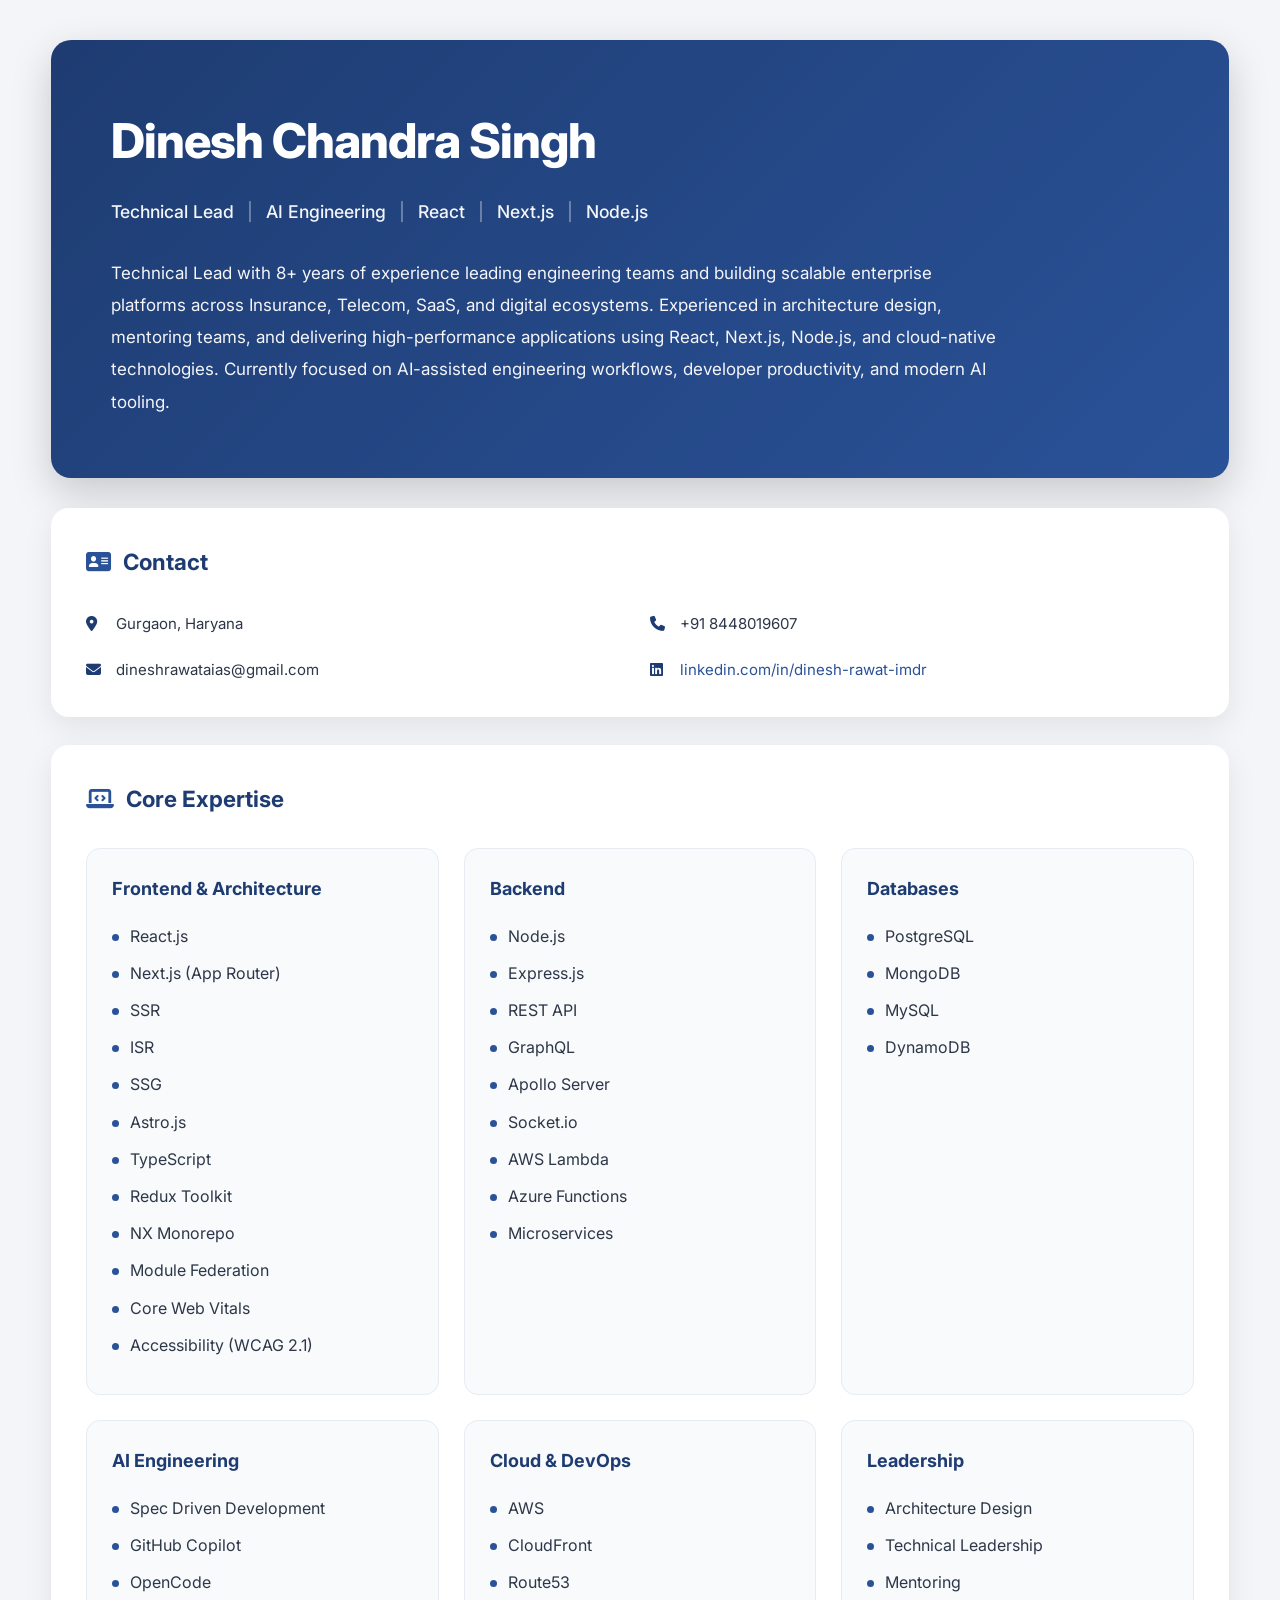
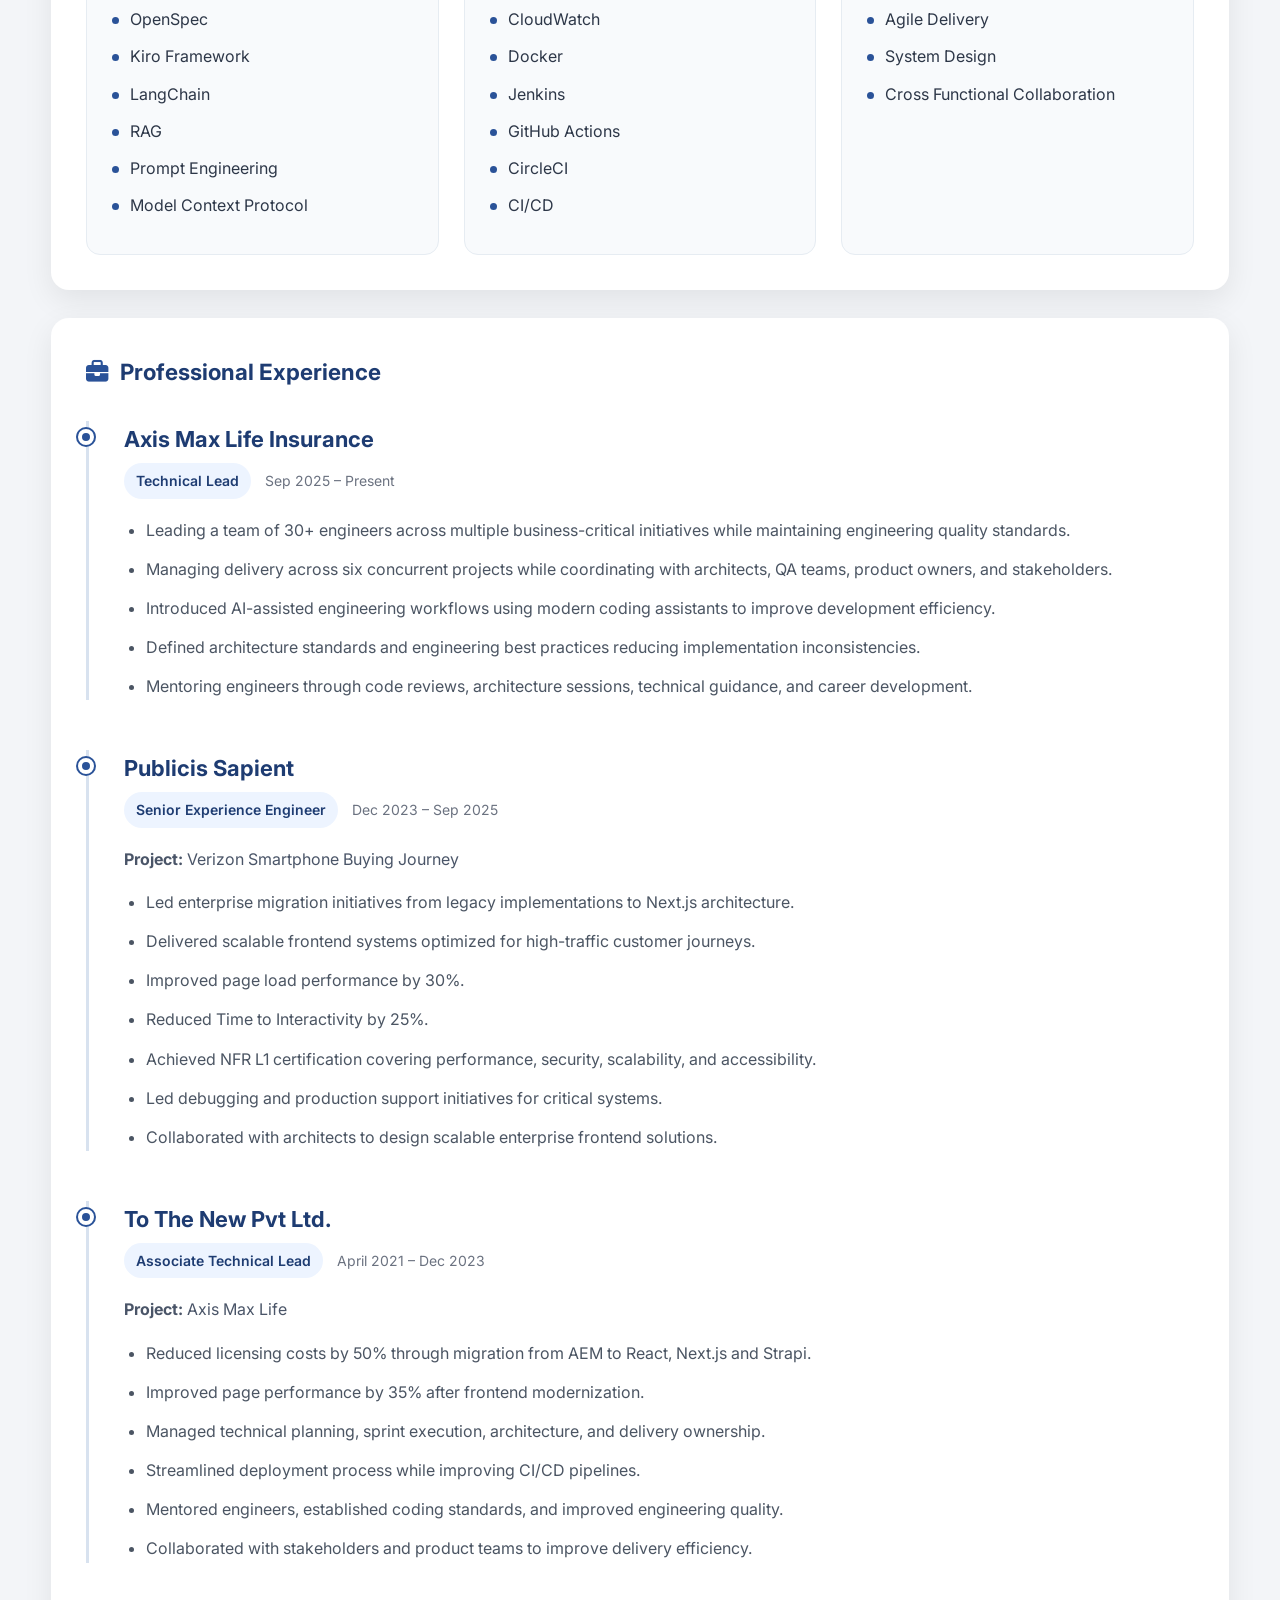
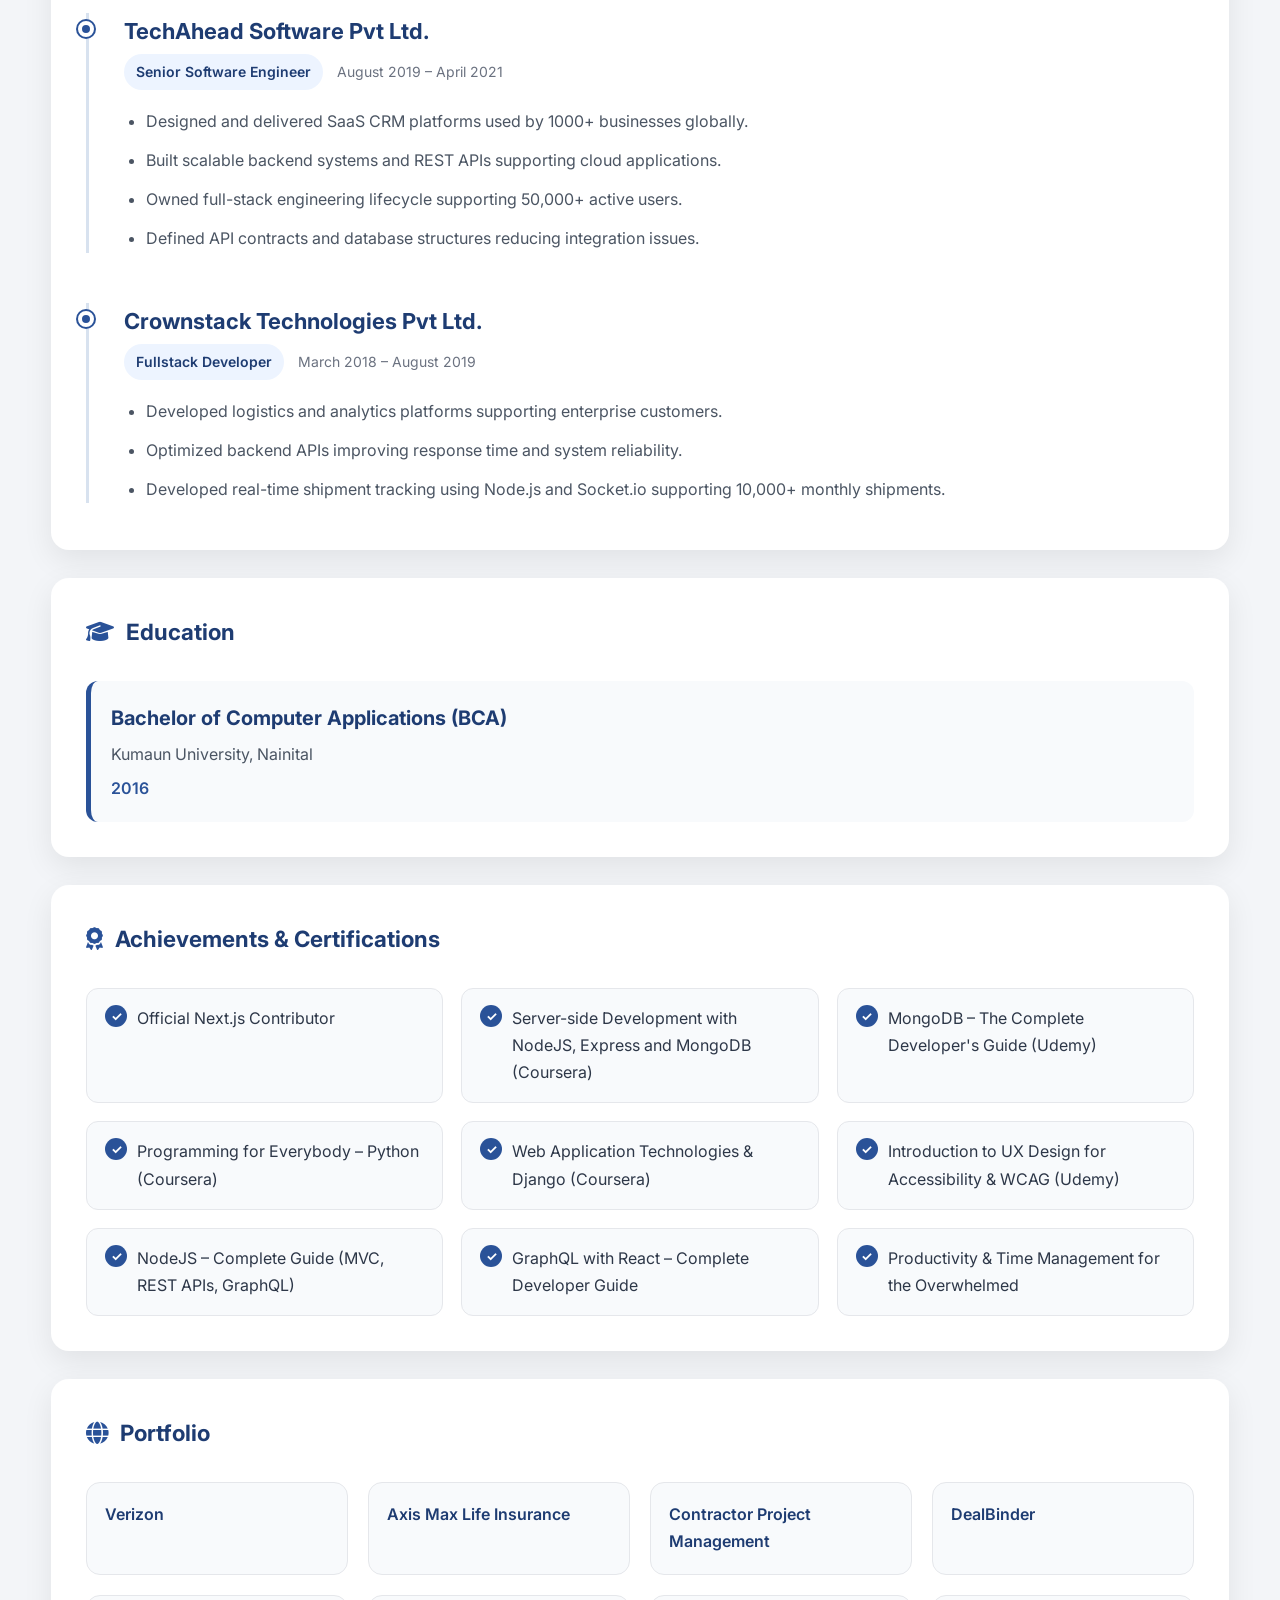
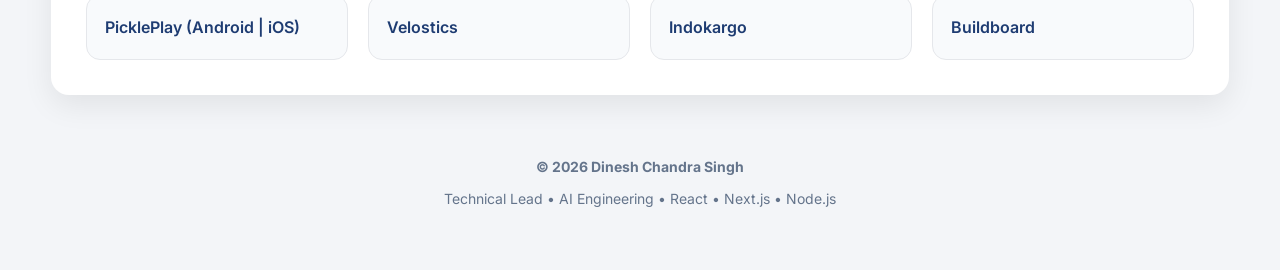
<file: index.html>
<!DOCTYPE html>
<html lang="en">

<head>
    <meta charset="UTF-8">
    <meta name="viewport"
          content="width=device-width, initial-scale=1.0">

    <title>Dinesh Chandra Singh | Technical Lead</title>

    <link rel="stylesheet"
          href="style.css">

    <link rel="preconnect"
          href="https://fonts.googleapis.com">

    <link rel="preconnect"
          href="https://fonts.gstatic.com"
          crossorigin>

    <link href="https://fonts.googleapis.com/css2?family=Inter:wght@300;400;500;600;700;800&display=swap"
          rel="stylesheet">

    <link rel="stylesheet"
          href="https://cdnjs.cloudflare.com/ajax/libs/font-awesome/6.6.0/css/all.min.css">
</head>

<body>

<div class="container">

    <!-- ========================= -->
    <!-- HERO -->
    <!-- ========================= -->

    <header class="hero">

        <div class="hero-left">

            <h1>Dinesh Chandra Singh</h1>

            <h2>
                Technical Lead
                <span>|</span>
                AI Engineering
                <span>|</span>
                React
                <span>|</span>
                Next.js
                <span>|</span>
                Node.js
            </h2>

            <p class="summary">

                Technical Lead with 8+ years of experience leading engineering
                teams and building scalable enterprise platforms across
                Insurance, Telecom, SaaS, and digital ecosystems.

                Experienced in architecture design, mentoring teams,
                and delivering high-performance applications using
                React, Next.js, Node.js, and cloud-native technologies.

                Currently focused on AI-assisted engineering workflows,
                developer productivity, and modern AI tooling.

            </p>

        </div>

    </header>

    <!-- ========================= -->
    <!-- CONTACT -->
    <!-- ========================= -->

    <section class="card">

        <h3>
            <i class="fa-solid fa-address-card"></i>
            Contact
        </h3>

        <div class="contact-grid">

            <div>

                <i class="fa-solid fa-location-dot"></i>

                Gurgaon, Haryana

            </div>

            <div>

                <i class="fa-solid fa-phone"></i>

                +91 8448019607

            </div>

            <div>

                <i class="fa-solid fa-envelope"></i>

                dineshrawataias@gmail.com

            </div>

            <div>

                <i class="fab fa-linkedin"></i>

                <a href="https://www.linkedin.com/in/dinesh-rawat-imdr/"
                   target="_blank">
                    linkedin.com/in/dinesh-rawat-imdr
                </a>

            </div>

        </div>

    </section>

    <!-- ========================= -->
    <!-- SKILLS -->
    <!-- ========================= -->

    <section class="card">

        <h3>

            <i class="fa-solid fa-laptop-code"></i>

            Core Expertise

        </h3>

        <div class="skills">

            <div class="skill-box">

                <h4>Frontend & Architecture</h4>

                <ul>

                    <li>React.js</li>

                    <li>Next.js (App Router)</li>

                    <li>SSR</li>

                    <li>ISR</li>

                    <li>SSG</li>

                    <li>Astro.js</li>

                    <li>TypeScript</li>

                    <li>Redux Toolkit</li>

                    <li>NX Monorepo</li>

                    <li>Module Federation</li>

                    <li>Core Web Vitals</li>

                    <li>Accessibility (WCAG 2.1)</li>

                </ul>

            </div>

            <div class="skill-box">

                <h4>Backend</h4>

                <ul>

                    <li>Node.js</li>

                    <li>Express.js</li>

                    <li>REST API</li>

                    <li>GraphQL</li>

                    <li>Apollo Server</li>

                    <li>Socket.io</li>

                    <li>AWS Lambda</li>

                    <li>Azure Functions</li>

                    <li>Microservices</li>

                </ul>

            </div>

            <div class="skill-box">

                <h4>Databases</h4>

                <ul>

                    <li>PostgreSQL</li>

                    <li>MongoDB</li>

                    <li>MySQL</li>

                    <li>DynamoDB</li>

                </ul>

            </div>

            <div class="skill-box">

                <h4>AI Engineering</h4>

                <ul>

                    <li>Spec Driven Development</li>

                    <li>GitHub Copilot</li>

                    <li>OpenCode</li>

                    <li>OpenSpec</li>

                    <li>Kiro Framework</li>

                    <li>LangChain</li>

                    <li>RAG</li>

                    <li>Prompt Engineering</li>

                    <li>Model Context Protocol</li>

                </ul>

            </div>

            <div class="skill-box">

                <h4>Cloud & DevOps</h4>

                <ul>

                    <li>AWS</li>

                    <li>CloudFront</li>

                    <li>Route53</li>

                    <li>CloudWatch</li>

                    <li>Docker</li>

                    <li>Jenkins</li>

                    <li>GitHub Actions</li>

                    <li>CircleCI</li>

                    <li>CI/CD</li>

                </ul>

            </div>

            <div class="skill-box">

                <h4>Leadership</h4>

                <ul>

                    <li>Architecture Design</li>

                    <li>Technical Leadership</li>

                    <li>Mentoring</li>

                    <li>Agile Delivery</li>

                    <li>System Design</li>

                    <li>Cross Functional Collaboration</li>

                </ul>

            </div>

        </div>

    </section>

    <!-- ========================= -->
    <!-- EXPERIENCE -->
    <!-- ========================= -->

    <section class="card">

        <h3>

            <i class="fa-solid fa-briefcase"></i>

            Professional Experience

        </h3>

        <!-- Axis Max Life -->

        <div class="timeline-item">

            <div class="timeline-header">

                <h4>

                    Axis Max Life Insurance

                </h4>

                <span>

                    Technical Lead

                </span>

                <small>

                    Sep 2025 – Present

                </small>

            </div>

            <ul>

                <li>
                    Leading a team of 30+ engineers across multiple
                    business-critical initiatives while maintaining engineering
                    quality standards.
                </li>

                <li>
                    Managing delivery across six concurrent projects while
                    coordinating with architects, QA teams, product owners,
                    and stakeholders.
                </li>

                <li>
                    Introduced AI-assisted engineering workflows using modern
                    coding assistants to improve development efficiency.
                </li>

                <li>
                    Defined architecture standards and engineering best
                    practices reducing implementation inconsistencies.
                </li>

                <li>
                    Mentoring engineers through code reviews,
                    architecture sessions,
                    technical guidance,
                    and career development.
                </li>

            </ul>

        </div>

        <!-- Publicis -->

        <div class="timeline-item">

            <div class="timeline-header">

                <h4>

                    Publicis Sapient

                </h4>

                <span>

                    Senior Experience Engineer

                </span>

                <small>

                    Dec 2023 – Sep 2025

                </small>

            </div>

            <p class="project">

                <strong>Project:</strong>
                Verizon Smartphone Buying Journey

            </p>

            <ul>

                <li>
                    Led enterprise migration initiatives from legacy
                    implementations to Next.js architecture.
                </li>

                <li>
                    Delivered scalable frontend systems optimized for
                    high-traffic customer journeys.
                </li>

                <li>
                    Improved page load performance by 30%.
                </li>

                <li>
                    Reduced Time to Interactivity by 25%.
                </li>

                <li>
                    Achieved NFR L1 certification covering performance,
                    security, scalability, and accessibility.
                </li>

                <li>
                    Led debugging and production support initiatives
                    for critical systems.
                </li>

                <li>
                    Collaborated with architects to design scalable
                    enterprise frontend solutions.
                </li>

            </ul>

        </div>

        <!-- Continue in Part 2 -->
                <!-- ========================= -->
        <!-- TO THE NEW -->
        <!-- ========================= -->

        <div class="timeline-item">

            <div class="timeline-header">

                <h4>To The New Pvt Ltd.</h4>

                <span>Associate Technical Lead</span>

                <small>April 2021 – Dec 2023</small>

            </div>

            <p class="project">
                <strong>Project:</strong> Axis Max Life
            </p>

            <ul>

                <li>
                    Reduced licensing costs by 50% through migration
                    from AEM to React, Next.js and Strapi.
                </li>

                <li>
                    Improved page performance by 35%
                    after frontend modernization.
                </li>

                <li>
                    Managed technical planning,
                    sprint execution,
                    architecture,
                    and delivery ownership.
                </li>

                <li>
                    Streamlined deployment process
                    while improving CI/CD pipelines.
                </li>

                <li>
                    Mentored engineers,
                    established coding standards,
                    and improved engineering quality.
                </li>

                <li>
                    Collaborated with stakeholders
                    and product teams
                    to improve delivery efficiency.
                </li>

            </ul>

        </div>

        <!-- ========================= -->
        <!-- TECHAHEAD -->
        <!-- ========================= -->

        <div class="timeline-item">

            <div class="timeline-header">

                <h4>TechAhead Software Pvt Ltd.</h4>

                <span>Senior Software Engineer</span>

                <small>August 2019 – April 2021</small>

            </div>

            <ul>

                <li>
                    Designed and delivered SaaS CRM platforms
                    used by 1000+ businesses globally.
                </li>

                <li>
                    Built scalable backend systems
                    and REST APIs
                    supporting cloud applications.
                </li>

                <li>
                    Owned full-stack engineering lifecycle
                    supporting 50,000+ active users.
                </li>

                <li>
                    Defined API contracts
                    and database structures
                    reducing integration issues.
                </li>

            </ul>

        </div>

        <!-- ========================= -->
        <!-- CROWNSTACK -->
        <!-- ========================= -->

        <div class="timeline-item">

            <div class="timeline-header">

                <h4>Crownstack Technologies Pvt Ltd.</h4>

                <span>Fullstack Developer</span>

                <small>March 2018 – August 2019</small>

            </div>

            <ul>

                <li>
                    Developed logistics
                    and analytics platforms
                    supporting enterprise customers.
                </li>

                <li>
                    Optimized backend APIs
                    improving response time
                    and system reliability.
                </li>

                <li>
                    Developed real-time shipment tracking
                    using Node.js and Socket.io
                    supporting 10,000+ monthly shipments.
                </li>

            </ul>

        </div>

    </section>

    <!-- ========================= -->
    <!-- EDUCATION -->
    <!-- ========================= -->

    <section class="card">

        <h3>

            <i class="fa-solid fa-graduation-cap"></i>

            Education

        </h3>

        <div class="education">

            <h4>Bachelor of Computer Applications (BCA)</h4>

            <p>
                Kumaun University,
                Nainital
            </p>

            <span>2016</span>

        </div>

    </section>

    <!-- ========================= -->
    <!-- CERTIFICATIONS -->
    <!-- ========================= -->

    <section class="card">

        <h3>

            <i class="fa-solid fa-award"></i>

            Achievements & Certifications

        </h3>

        <ul class="certifications">

            <li>Official Next.js Contributor</li>

            <li>Server-side Development with NodeJS, Express and MongoDB (Coursera)</li>

            <li>MongoDB – The Complete Developer's Guide (Udemy)</li>

            <li>Programming for Everybody – Python (Coursera)</li>

            <li>Web Application Technologies & Django (Coursera)</li>

            <li>Introduction to UX Design for Accessibility & WCAG (Udemy)</li>

            <li>NodeJS – Complete Guide (MVC, REST APIs, GraphQL)</li>

            <li>GraphQL with React – Complete Developer Guide</li>

            <li>Productivity & Time Management for the Overwhelmed</li>

        </ul>

    </section>

    <!-- ========================= -->
    <!-- PORTFOLIO -->
    <!-- ========================= -->

    <section class="card">

        <h3>

            <i class="fa-solid fa-globe"></i>

            Portfolio

        </h3>

        <div class="portfolio-grid">

            <a href="https://www.verizon.com" target="_blank">
                Verizon
            </a>

            <a href="https://www.axismaxlife.com" target="_blank">
                Axis Max Life Insurance
            </a>

            <a href="https://contractorprojectmanagement.com" target="_blank">
                Contractor Project Management
            </a>

            <a href="https://dealbinder.com" target="_blank">
                DealBinder
            </a>

            <span>
                PicklePlay (Android | iOS)
            </span>

            <a href="https://www.velostics.com" target="_blank">
                Velostics
            </a>

            <a href="https://indokargo.com" target="_blank">
                Indokargo
            </a>

            <a href="https://www.buildboard.com" target="_blank">
                Buildboard
            </a>

        </div>

    </section>

    <!-- ========================= -->
    <!-- FOOTER -->
    <!-- ========================= -->

    <footer>

        <p>

            © 2026 Dinesh Chandra Singh

        </p>

        <p>

            Technical Lead • AI Engineering • React • Next.js • Node.js

        </p>

    </footer>

</div>

</body>

</html>
</file>
<file: style.css>
/* ==========================================
   RESET
========================================== */

*,
*::before,
*::after{
    margin:0;
    padding:0;
    box-sizing:border-box;
}

html{
    scroll-behavior:smooth;
}

body{

    font-family:'Inter',sans-serif;

    background:#f3f5f8;

    color:#2d3748;

    line-height:1.7;

    font-size:16px;

}

/* ==========================================
   CONTAINER
========================================== */

.container{

    width:min(1200px,92%);

    margin:40px auto;

}

/* ==========================================
   HERO
========================================== */

.hero{

    background:linear-gradient(135deg,#1e3c72,#2a5298);

    color:#fff;

    border-radius:20px;

    padding:60px;

    margin-bottom:30px;

    box-shadow:0 15px 40px rgba(0,0,0,.18);

}

.hero h1{

    font-size:3rem;

    font-weight:800;

    letter-spacing:-1px;

    margin-bottom:15px;

}

.hero h2{

    font-size:1.1rem;

    font-weight:500;

    opacity:.95;

    margin-bottom:30px;

}

.hero h2 span{

    opacity:.4;

    margin:0 8px;

}

.summary{

    max-width:900px;

    font-size:17px;

    line-height:1.9;

    opacity:.95;

}

/* ==========================================
   CARD
========================================== */

.card{

    background:#fff;

    border-radius:18px;

    padding:35px;

    margin-bottom:28px;

    box-shadow:0 10px 30px rgba(0,0,0,.08);

    transition:.3s;

}

.card:hover{

    transform:translateY(-4px);

    box-shadow:0 18px 40px rgba(0,0,0,.12);

}

.card h3{

    display:flex;

    align-items:center;

    gap:12px;

    font-size:1.4rem;

    color:#1e3c72;

    margin-bottom:30px;

}

.card h3 i{

    color:#2a5298;

}

/* ==========================================
   CONTACT
========================================== */

.contact-grid{

    display:grid;

    grid-template-columns:repeat(2,1fr);

    gap:20px;

}

.contact-grid div{

    display:flex;

    align-items:center;

    gap:12px;

    font-size:15px;

}

.contact-grid i{

    width:18px;

    color:#1e3c72;

}

.contact-grid a{

    color:#2a5298;

    text-decoration:none;

}

.contact-grid a:hover{

    text-decoration:underline;

}

/* ==========================================
   SKILLS
========================================== */

.skills{

    display:grid;

    grid-template-columns:repeat(auto-fit,minmax(280px,1fr));

    gap:25px;

}

.skill-box{

    background:#f8fafc;

    border:1px solid #e6ecf2;

    border-radius:14px;

    padding:25px;

    transition:.25s;

}

.skill-box:hover{

    transform:translateY(-5px);

    border-color:#2a5298;

}

.skill-box h4{

    margin-bottom:18px;

    color:#1e3c72;

    font-size:18px;

}

.skill-box ul{

    list-style:none;

}

.skill-box li{

    position:relative;

    padding-left:18px;

    margin-bottom:10px;

}

.skill-box li::before{

    content:"";

    width:7px;

    height:7px;

    background:#2a5298;

    border-radius:50%;

    position:absolute;

    left:0;

    top:11px;

}

/* ==========================================
   EXPERIENCE
========================================== */

.timeline-item{

    position:relative;

    padding-left:35px;

    margin-bottom:50px;

    border-left:3px solid #d8e2ef;

}

.timeline-item:last-child{

    margin-bottom:0;

}

.timeline-item::before{

    content:"";

    width:16px;

    height:16px;

    border-radius:50%;

    background:#2a5298;

    border:4px solid #fff;

    box-shadow:0 0 0 2px #2a5298;

    position:absolute;

    left:-11px;

    top:8px;

}

.timeline-header{

    margin-bottom:18px;

}

.timeline-header h4{

    font-size:22px;

    color:#1e3c72;

    margin-bottom:4px;

}

.timeline-header span{

    display:inline-block;

    background:#edf4ff;

    color:#1e3c72;

    padding:6px 12px;

    border-radius:999px;

    font-size:14px;

    font-weight:600;

    margin-right:10px;

}

.timeline-header small{

    color:#6b7280;

    font-size:14px;

}

.project{

    margin-bottom:16px;

    color:#4a5568;

}

.timeline-item ul{

    padding-left:22px;

}

.timeline-item li{

    margin-bottom:12px;

    color:#4b5563;

}

/* ==========================================
   EDUCATION
========================================== */

.education{

    padding:20px;

    border-left:5px solid #2a5298;

    background:#f8fafc;

    border-radius:12px;

}

.education h4{

    font-size:20px;

    color:#1e3c72;

    margin-bottom:6px;

}

.education p{

    color:#4b5563;

    margin-bottom:6px;

}

.education span{

    font-weight:600;

    color:#2a5298;

}

/* ==========================================
   CERTIFICATIONS
========================================== */

.certifications{

    list-style:none;

    display:grid;

    grid-template-columns:repeat(auto-fit,minmax(320px,1fr));

    gap:18px;

}

.certifications li{

    background:#f8fafc;

    border:1px solid #e5e7eb;

    border-radius:12px;

    padding:16px 18px;

    transition:.3s;

    position:relative;

    padding-left:50px;

}

.certifications li::before{

    content:"✓";

    position:absolute;

    left:18px;

    top:16px;

    width:22px;

    height:22px;

    display:flex;

    align-items:center;

    justify-content:center;

    border-radius:50%;

    background:#2a5298;

    color:#fff;

    font-weight:bold;

    font-size:13px;

}

.certifications li:hover{

    transform:translateY(-4px);

    box-shadow:0 12px 25px rgba(0,0,0,.08);

}

/* ==========================================
   PORTFOLIO
========================================== */

.portfolio-grid{

    display:grid;

    grid-template-columns:repeat(auto-fit,minmax(260px,1fr));

    gap:20px;

}

.portfolio-grid a,
.portfolio-grid span{

    display:block;

    text-decoration:none;

    color:#1e3c72;

    background:#f8fafc;

    border:1px solid #e5e7eb;

    border-radius:14px;

    padding:18px;

    font-weight:600;

    transition:.3s;

}

.portfolio-grid a:hover{

    background:#2a5298;

    color:#fff;

    transform:translateY(-5px);

    box-shadow:0 12px 24px rgba(42,82,152,.25);

}

.portfolio-grid span{

    cursor:default;

}

/* ==========================================
   FOOTER
========================================== */

footer{

    text-align:center;

    margin:60px 0;

    color:#64748b;

    font-size:14px;

}

footer p:first-child{

    font-weight:700;

    margin-bottom:8px;

}

/* ==========================================
   LINKS
========================================== */

a{

    transition:.25s;

}

a:hover{

    color:#1d4ed8;

}

/* ==========================================
   SCROLLBAR
========================================== */

::-webkit-scrollbar{

    width:10px;

}

::-webkit-scrollbar-thumb{

    background:#bfc9d9;

    border-radius:999px;

}

::-webkit-scrollbar-thumb:hover{

    background:#2a5298;

}

/* ==========================================
   SELECTION
========================================== */

::selection{

    background:#2a5298;

    color:#fff;

}

/* ==========================================
   ANIMATIONS
========================================== */

@keyframes fadeUp{

    from{

        opacity:0;

        transform:translateY(25px);

    }

    to{

        opacity:1;

        transform:translateY(0);

    }

}

.hero{

    animation:fadeUp .8s ease;

}

.card{

    animation:fadeUp .8s ease;

}

/* ==========================================
   RESPONSIVE
========================================== */

@media(max-width:992px){

    .hero{

        padding:45px;

    }

    .hero h1{

        font-size:2.4rem;

    }

    .skills{

        grid-template-columns:repeat(2,1fr);

    }

}

@media(max-width:768px){

    .container{

        width:94%;

    }

    .hero{

        padding:35px 28px;

    }

    .hero h1{

        font-size:2rem;

    }

    .hero h2{

        line-height:1.8;

    }

    .contact-grid{

        grid-template-columns:1fr;

    }

    .skills{

        grid-template-columns:1fr;

    }

    .portfolio-grid{

        grid-template-columns:1fr;

    }

    .certifications{

        grid-template-columns:1fr;

    }

    .timeline-item{

        padding-left:24px;

    }

}

@media(max-width:480px){

    body{

        font-size:15px;

    }

    .hero{

        padding:28px 22px;

    }

    .hero h1{

        font-size:1.7rem;

    }

    .hero h2{

        font-size:.95rem;

    }

    .card{

        padding:22px;

    }

    .timeline-header h4{

        font-size:18px;

    }

}

/* ==========================================
   PRINT (A4)
========================================== */

@media print{

    body{

        background:#fff;

        color:#000;

        font-size:11pt;

    }

    .container{

        width:100%;

        margin:0;

    }

    .hero{

        box-shadow:none;

        border-radius:0;

        background:#1e3c72 !important;

        -webkit-print-color-adjust:exact;

        print-color-adjust:exact;

        page-break-inside:avoid;

    }

    .card{

        box-shadow:none;

        border:1px solid #ddd;

        page-break-inside:avoid;

        margin-bottom:20px;

    }

    a{

        color:#000;

        text-decoration:none;

    }

    footer{

        margin-top:30px;

    }

}

/* ==========================================
   UTILITIES
========================================== */

.text-center{

    text-align:center;

}

.mt-1{

    margin-top:10px;

}

.mt-2{

    margin-top:20px;

}

.mt-3{

    margin-top:30px;

}

.mb-1{

    margin-bottom:10px;

}

.mb-2{

    margin-bottom:20px;

}

.mb-3{

    margin-bottom:30px;

}

.rounded{

    border-radius:12px;

}

.shadow{

    box-shadow:0 10px 25px rgba(0,0,0,.08);

}

.bg-white{

    background:#fff;

}

.bg-light{

    background:#f8fafc;

}
</file>
